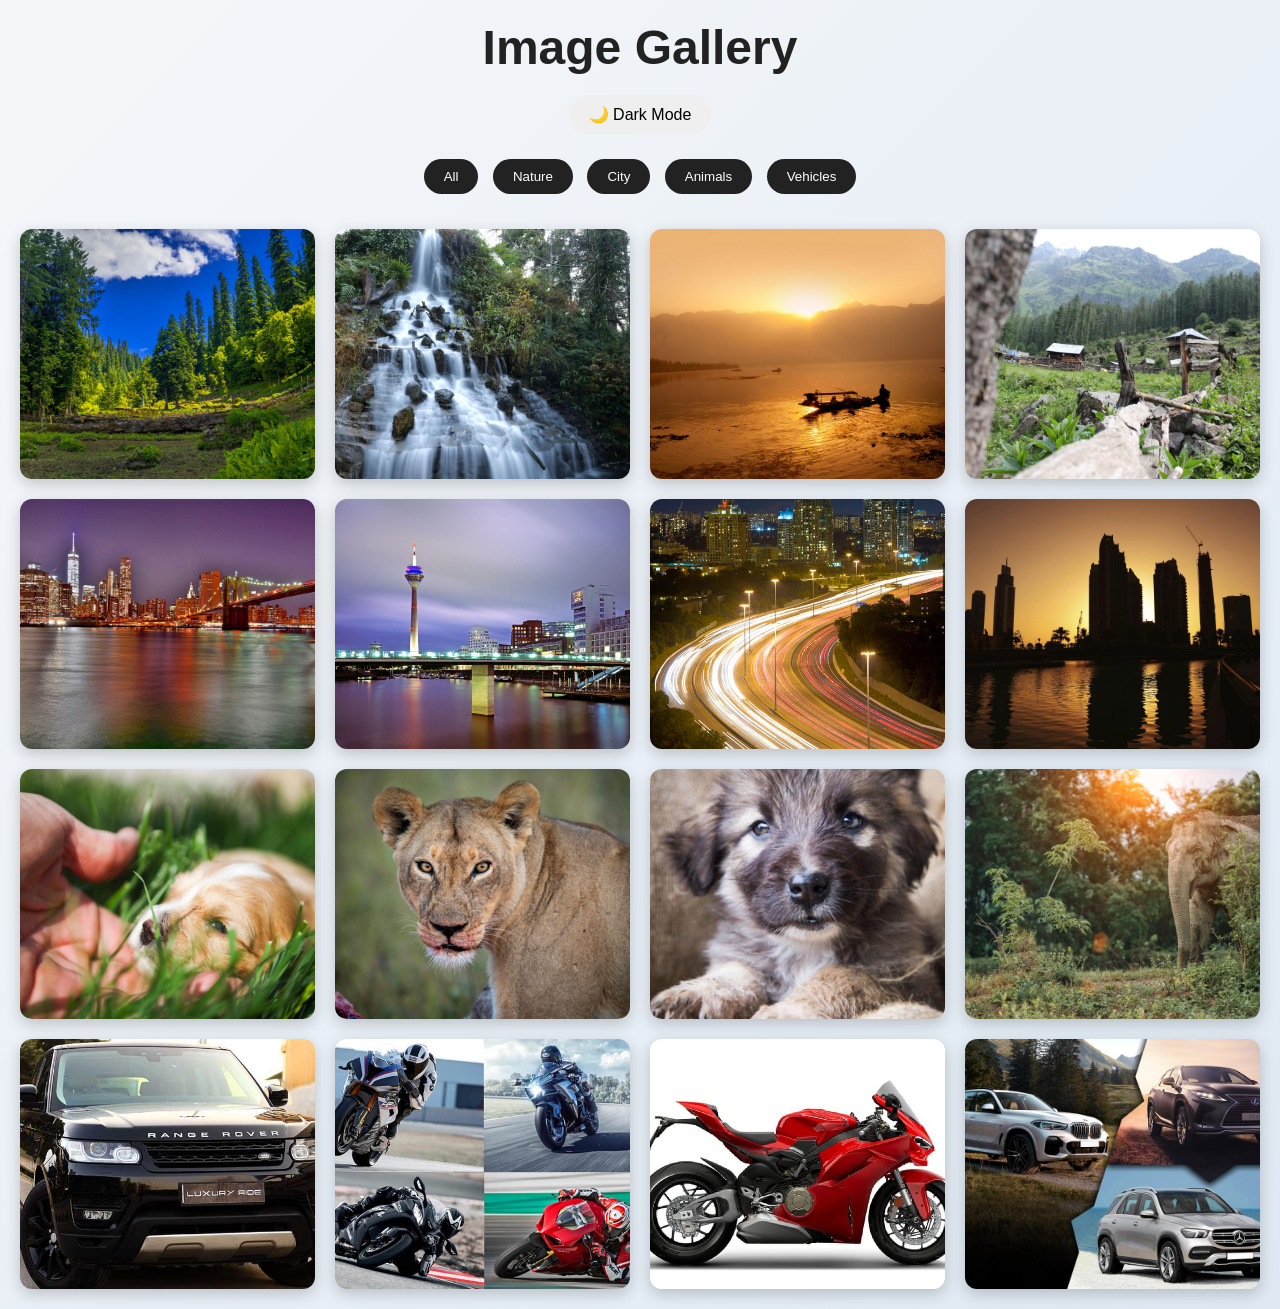
<file: task1/index.html>
<!DOCTYPE html>
<html lang="en">
<head>
    <meta charset="UTF-8">
    <meta name="viewport" content="width=device-width, initial-scale=1.0">
    <title>CodeAlpha Image Gallery</title>
    <link rel="stylesheet" href="style.css">
</head>
<body>

<header>
    <h1>Image Gallery</h1>

    <button id="themeBtn">🌙 Dark Mode</button>

    <div class="filters">
        <button onclick="filterGallery('all')">All</button>
        <button onclick="filterGallery('nature')">Nature</button>
        <button onclick="filterGallery('city')">City</button>
        <button onclick="filterGallery('animals')">Animals</button>
        <button onclick="filterGallery('vehicles')">Vehicles</button>
    </div>
</header>

<div class="gallery">

    <!-- Nature -->
    <div class="gallery-item nature"><img src="images/nature1.jpg" alt=""></div>
    <div class="gallery-item nature"><img src="images/nature2.jpg" alt=""></div>
    <div class="gallery-item nature"><img src="images/nature3.jpg" alt=""></div>
    <div class="gallery-item nature"><img src="images/nature4.jpg" alt=""></div>

    <!-- City -->
    <div class="gallery-item city"><img src="images/city1.jpg" alt=""></div>
    <div class="gallery-item city"><img src="images/city2.jpg" alt=""></div>
    <div class="gallery-item city"><img src="images/city3.jpg" alt=""></div>
    <div class="gallery-item city"><img src="images/city4.jpg" alt=""></div>

    <!-- Animals -->
    <div class="gallery-item animals"><img src="images/animal1.jpg" alt=""></div>
    <div class="gallery-item animals"><img src="images/animal2.jpg" alt=""></div>
    <div class="gallery-item animals"><img src="images/animal3.jpg" alt=""></div>
    <div class="gallery-item animals"><img src="images/animal4.jpg" alt=""></div>

    <!-- Vehicles -->
    <div class="gallery-item vehicles"><img src="images/vehicle1.jpg" alt=""></div>
    <div class="gallery-item vehicles"><img src="images/vehicle2.jpg" alt=""></div>
    <div class="gallery-item vehicles"><img src="images/vehicle3.jpg" alt=""></div>
    <div class="gallery-item vehicles"><img src="images/vehicle4.jpg" alt=""></div>

</div>

<div class="lightbox" id="lightbox">

    <span class="close">&times;</span>

    <span class="prev">&#10094;</span>

    <img id="lightbox-img">

    <span class="next">&#10095;</span>

    <div id="counter"></div>

</div>

<script src="script.js"></script>

</body>
</html>
</file>
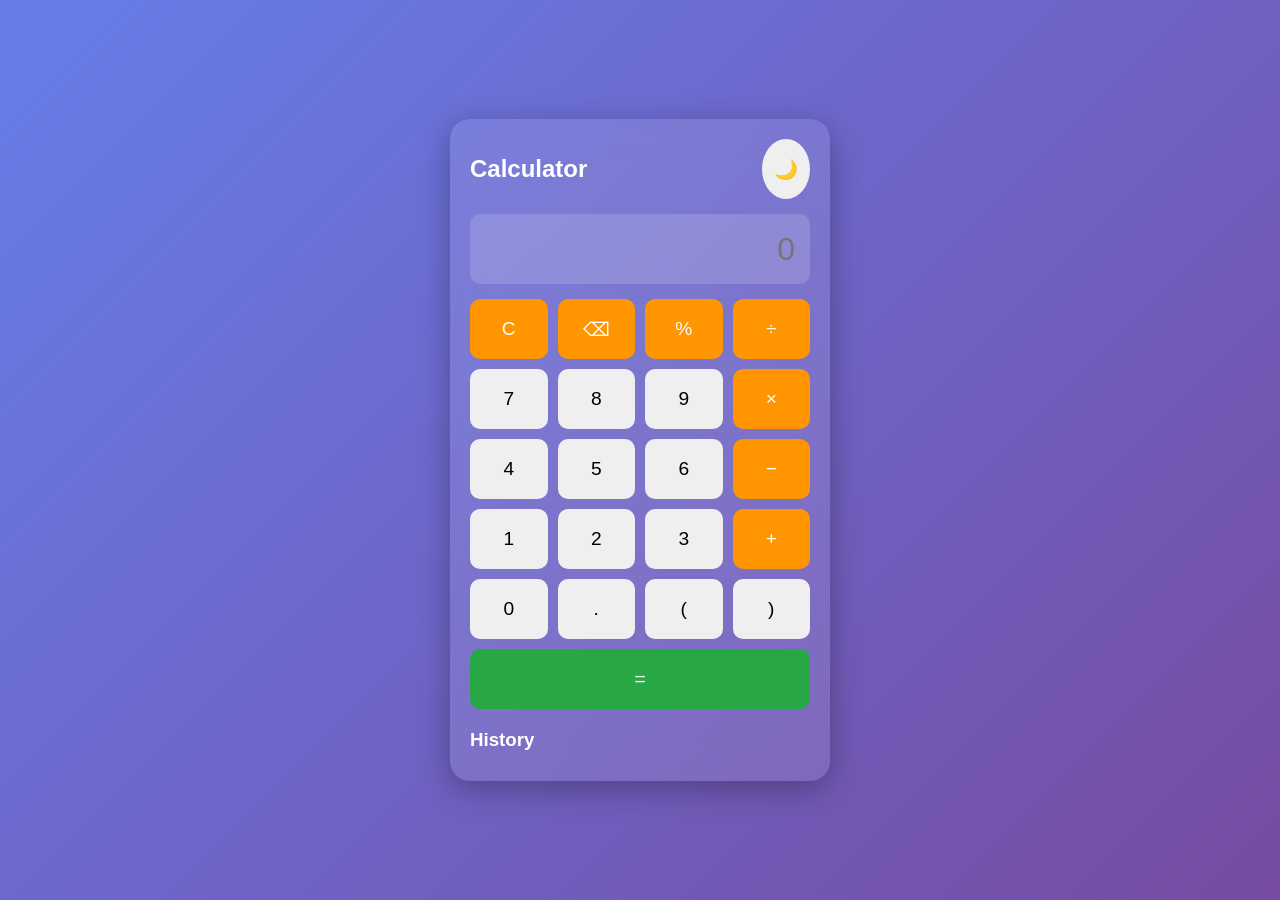
<file: task2/index.html>
<!DOCTYPE html>
<html lang="en">
<head>
<meta charset="UTF-8">
<meta name="viewport" content="width=device-width, initial-scale=1.0">
<title>Advanced Calculator</title>
<link rel="stylesheet" href="style.css">
</head>
<body>

<div class="calculator">

    <div class="top-bar">
        <h2>Calculator</h2>
        <button id="themeBtn">🌙</button>
    </div>

    <input type="text" id="display" readonly placeholder="0">

    <div class="buttons">

        <button class="operator" onclick="clearDisplay()">C</button>
        <button class="operator" onclick="deleteLast()">⌫</button>
        <button class="operator" onclick="appendValue('%')">%</button>
        <button class="operator" onclick="appendValue('/')">÷</button>

        <button onclick="appendValue('7')">7</button>
        <button onclick="appendValue('8')">8</button>
        <button onclick="appendValue('9')">9</button>
        <button class="operator" onclick="appendValue('*')">×</button>

        <button onclick="appendValue('4')">4</button>
        <button onclick="appendValue('5')">5</button>
        <button onclick="appendValue('6')">6</button>
        <button class="operator" onclick="appendValue('-')">−</button>

        <button onclick="appendValue('1')">1</button>
        <button onclick="appendValue('2')">2</button>
        <button onclick="appendValue('3')">3</button>
        <button class="operator" onclick="appendValue('+')">+</button>

        <button onclick="appendValue('0')">0</button>
        <button onclick="appendValue('.')">.</button>
        <button onclick="appendValue('(')">(</button>
        <button onclick="appendValue(')')">)</button>

        <button class="equal" onclick="calculate()">=</button>

    </div>

    <div class="history">
        <h3>History</h3>
        <ul id="history"></ul>
    </div>

</div>

<script src="script.js"></script>

</body>
</html>
</file>
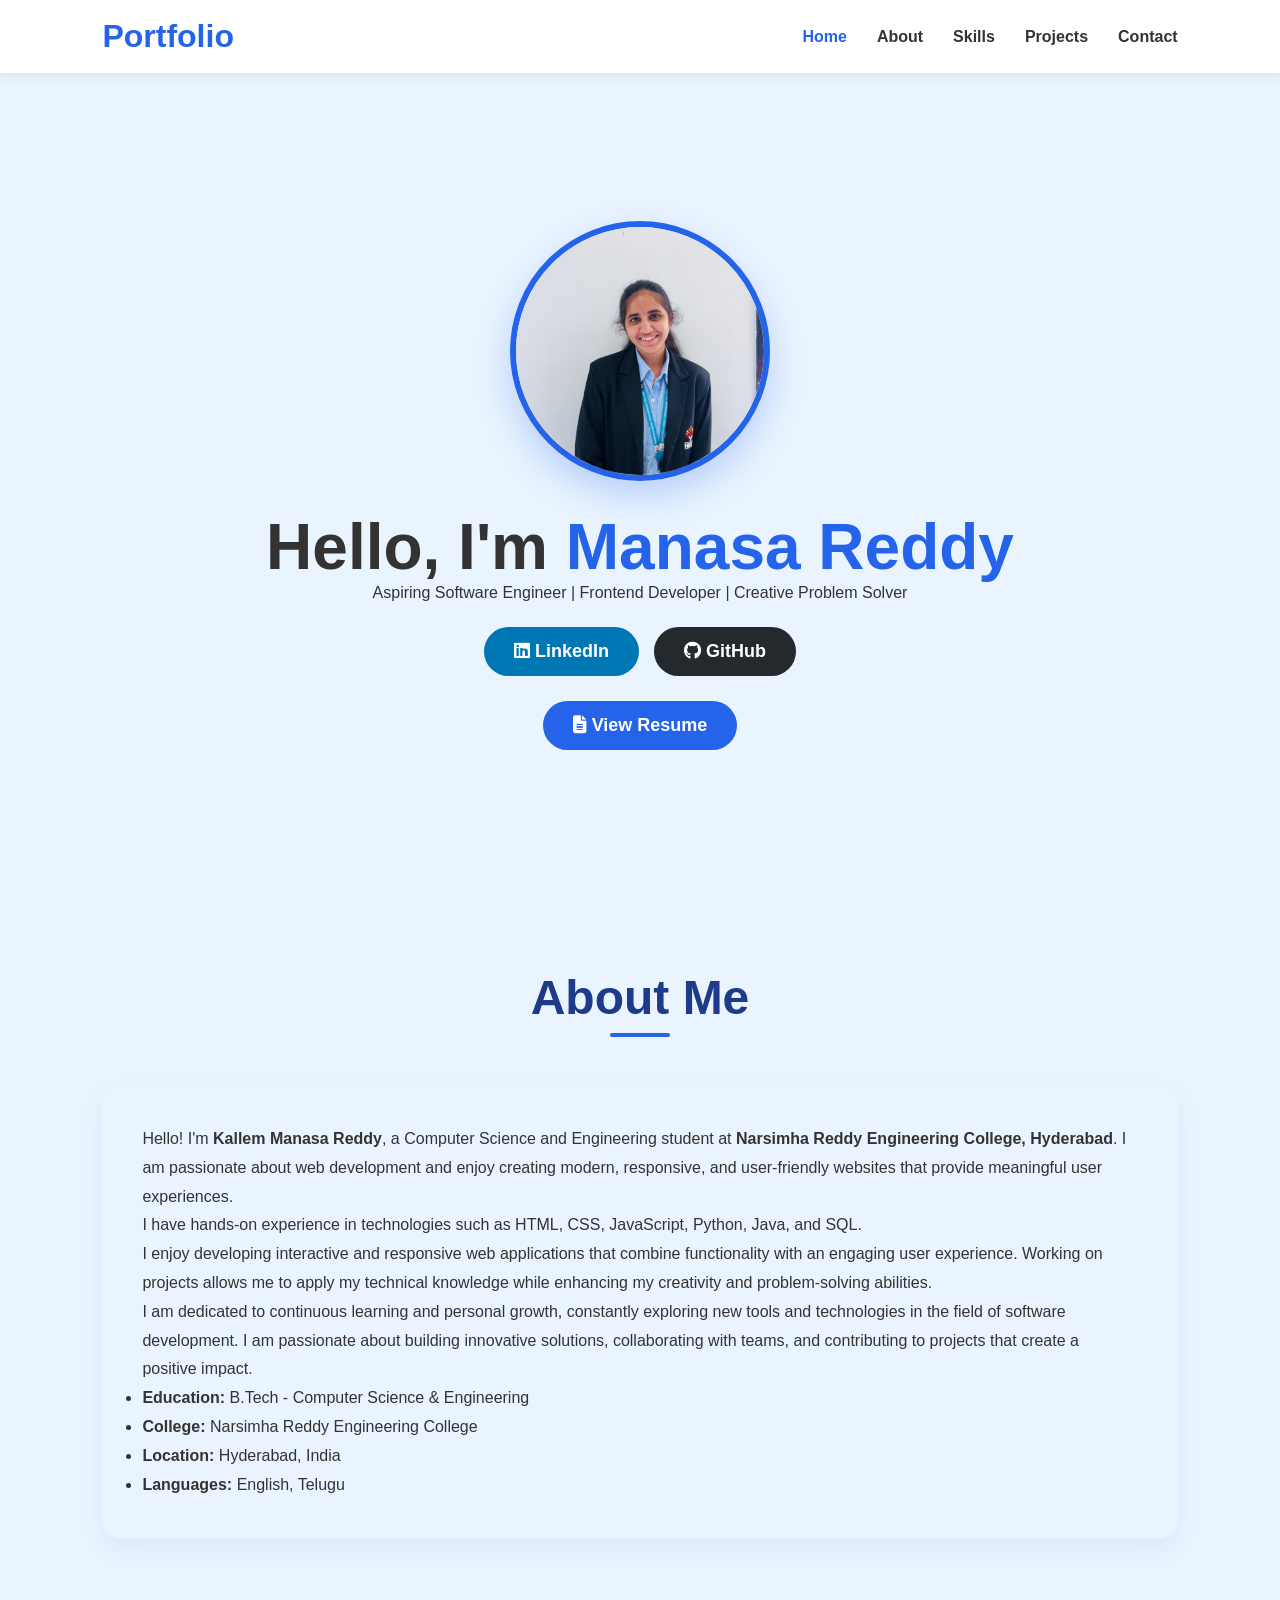
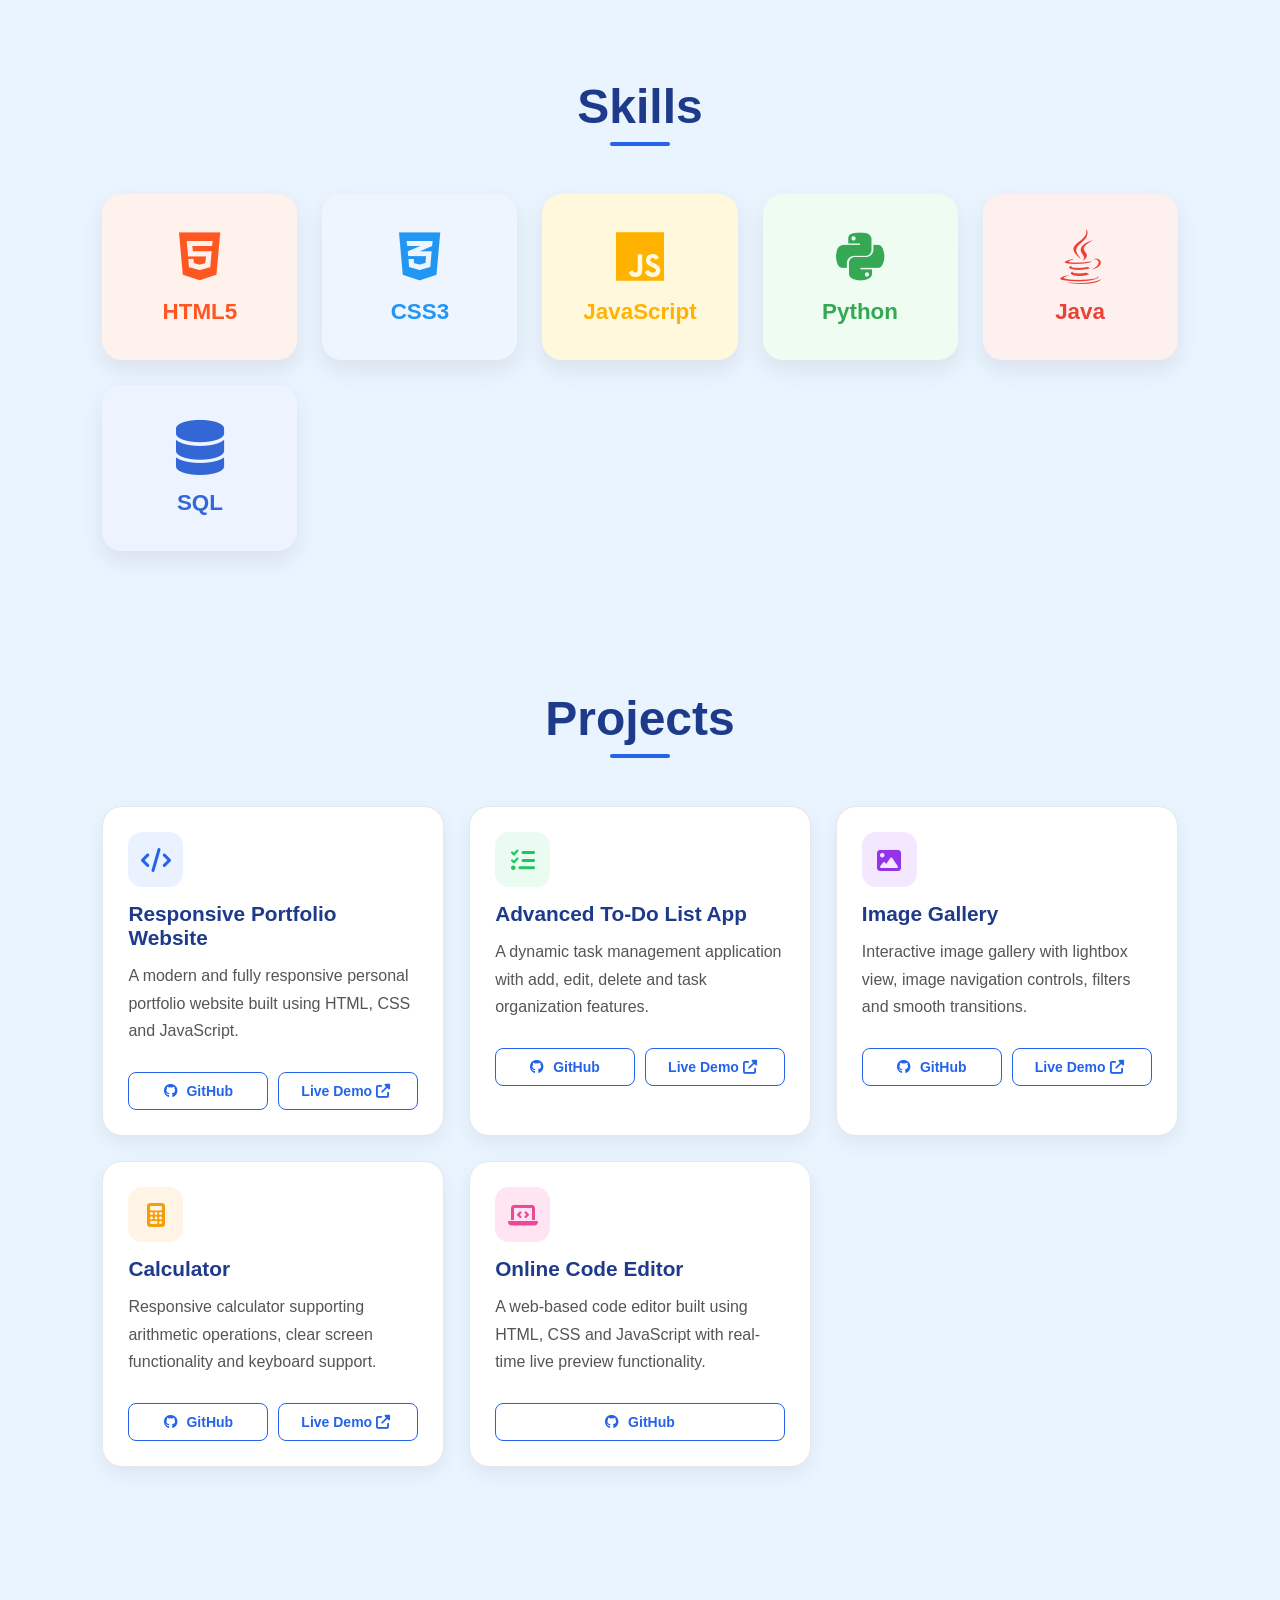
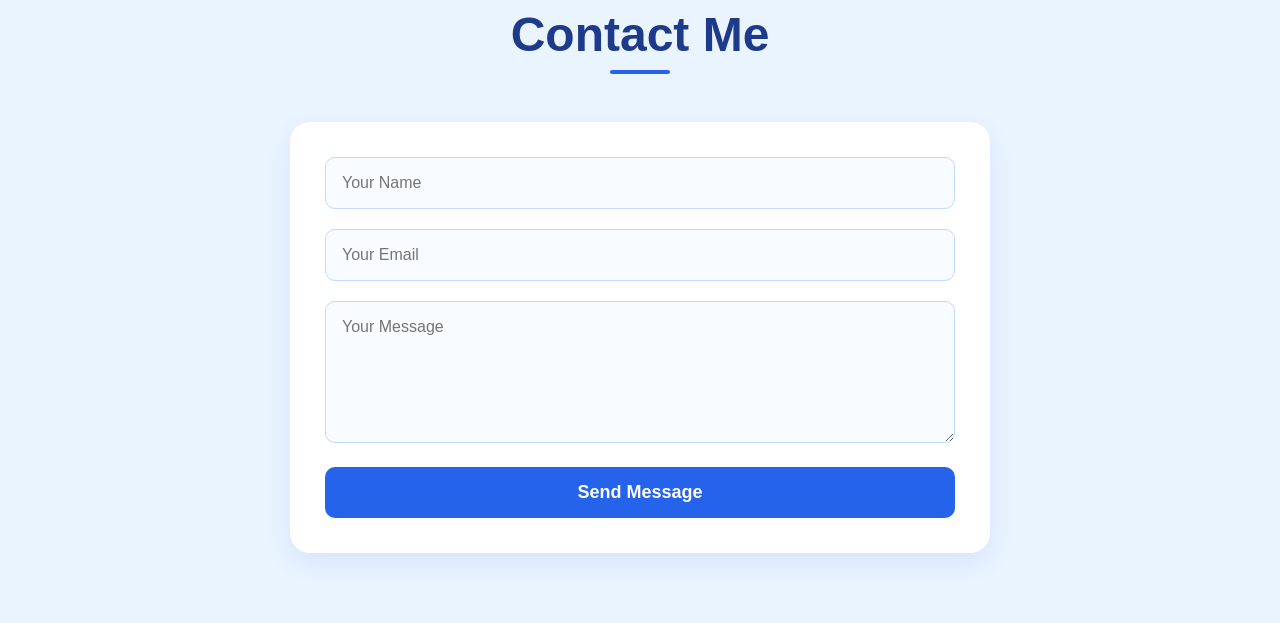
<file: task3/index.html>
<!DOCTYPE html>
<html lang="en">
<head>
<meta charset="UTF-8">
<meta name="viewport" content="width=device-width, initial-scale=1.0">
<title>Manasa Reddy Portfolio</title>

<link rel="stylesheet" href="style.css">

<link rel="stylesheet"
href="https://cdnjs.cloudflare.com/ajax/libs/font-awesome/6.5.1/css/all.min.css">
</head>

<body>

<header>
<nav>
<h1 class="logo">Portfolio</h1>

<ul>
<li><a href="#home">Home</a></li>
<li><a href="#about">About</a></li>
<li><a href="#skills">Skills</a></li>
<li><a href="#projects">Projects</a></li>
<li><a href="#contact">Contact</a></li>
</ul>
</nav>
</header>

<!-- HOME -->

<section id="home" class="hero">

<div class="hero-content">

<img src="profile.jpg" alt="Profile" class="profile-img">

<h1>Hello, I'm <span>Manasa Reddy</span></h1>

<p>
Aspiring Software Engineer | Frontend Developer | Creative Problem Solver
</p>

<div class="hero-buttons">

<div class="social-links">

    <a href="https://linkedin.com/in/kallemmanasa07"
       target="_blank"
       class="linkedin-btn">
        <i class="fab fa-linkedin"></i> LinkedIn
    </a>

    <a href="https://github.com/kallemmanasa07"
       target="_blank"
       class="github-btn">
        <i class="fab fa-github"></i> GitHub
    </a>

</div>

<a href="resume.pdf" target="_blank" class="resume-btn">
    <i class="fas fa-file-alt"></i> View Resume
</a>

</div>

</section>

<!-- ABOUT -->

<section id="about">

    <h2>About Me</h2>

    <div class="about-container">

        <p>
            Hello! I'm <strong>Kallem Manasa Reddy</strong>, a Computer Science and Engineering student at
            <strong>Narsimha Reddy Engineering College, Hyderabad</strong>. I am passionate about web development and enjoy creating modern, responsive, and user-friendly websites that provide meaningful user experiences.
        </p>

        <p>
            I have hands-on experience in technologies such as HTML, CSS, JavaScript, Python, Java, and SQL.
        </p>
        <p>
I enjoy developing interactive and responsive web applications that combine functionality with an engaging user experience. Working on projects allows me to apply my technical knowledge while enhancing my creativity and problem-solving abilities.
</p>

<p>
I am dedicated to continuous learning and personal growth, constantly exploring new tools and technologies in the field of software development. I am passionate about building innovative solutions, collaborating with teams, and contributing to projects that create a positive impact.
</p>

        <ul>
            <li><strong>Education:</strong> B.Tech - Computer Science & Engineering</li>
            <li><strong>College:</strong> Narsimha Reddy Engineering College</li>
            <li><strong>Location:</strong> Hyderabad, India</li>
            <li><strong>Languages:</strong> English, Telugu</li>
        </ul>

    </div>

</section>

<!-- SKILLS -->

<section id="skills">

<h2>Skills</h2>

<div class="skills-container">

<div class="skill-card html">
<i class="fab fa-html5"></i>
<h3>HTML5</h3>
</div>

<div class="skill-card css">
<i class="fab fa-css3-alt"></i>
<h3>CSS3</h3>
</div>

<div class="skill-card js">
<i class="fab fa-js"></i>
<h3>JavaScript</h3>
</div>



<div class="skill-card python">
<i class="fab fa-python"></i>
<h3>Python</h3>
</div>

<div class="skill-card java">
<i class="fab fa-java"></i>
<h3>Java</h3>
</div>

<div class="skill-card sql">
<i class="fas fa-database"></i>
<h3>SQL</h3>
</div>

</div>

</section>

<!-- PROJECTS -->

<section id="projects">

    <h2>Projects</h2>

    <div class="project-container">

        <!-- Project 1 -->
        <div class="project-card">
            <div class="project-icon blue">
                <i class="fas fa-code"></i>
            </div>

            <h3>Responsive Portfolio Website</h3>

            <p>
                A modern and fully responsive personal portfolio website built using HTML, CSS and JavaScript.
            </p>

            <div class="project-links">
                <a href="https://github.com/kallemmanasa07/responsive-portfolio-website" target="_blank">
                    <i class="fab fa-github"></i> GitHub
                </a>

                <a href="https://kallemmanasa07.github.io/responsive-portfolio-website/" target="_blank">
                    Live Demo <i class="fas fa-external-link-alt"></i>
                </a>
            </div>
        </div>

        <!-- Project 2 -->
        <div class="project-card">
            <div class="project-icon green">
                <i class="fas fa-list-check"></i>
            </div>

            <h3>Advanced To-Do List App</h3>

            <p>
                A dynamic task management application with add, edit, delete and task organization features.
            </p>

            <div class="project-links">
                <a href="https://github.com/kallemmanasa07/Advanced-To-Do-List-App-using-JavaScript-DOM-Manipulation" target="_blank">
                    <i class="fab fa-github"></i> GitHub
                </a>

                <a href="https://kallemmanasa07.github.io/Advanced-To-Do-List-App-using-JavaScript-DOM-Manipulation/" target="_blank">
                    Live Demo <i class="fas fa-external-link-alt"></i>
                </a>
            </div>
        </div>

        <!-- Project 3 -->
        <div class="project-card">
            <div class="project-icon purple">
                <i class="fas fa-image"></i>
            </div>

            <h3>Image Gallery</h3>

            <p>
                Interactive image gallery with lightbox view, image navigation controls, filters and smooth transitions.
            </p>

            <div class="project-links">
                <a href="https://github.com/kallemmanasa07/CodeAlpha_Frontend-Development/tree/main/task1" target="_blank">
                    <i class="fab fa-github"></i> GitHub
                </a>

                <a href="https://kallemmanasa07.github.io/CodeAlpha_Frontend-Development/task1/" target="_blank">
                    Live Demo <i class="fas fa-external-link-alt"></i>
                </a>
            </div>
        </div>

        <!-- Project 4 -->
        <div class="project-card">
            <div class="project-icon orange">
                <i class="fas fa-calculator"></i>
            </div>

            <h3>Calculator</h3>

            <p>
                Responsive calculator supporting arithmetic operations, clear screen functionality and keyboard support.
            </p>

            <div class="project-links">
                <a href="https://github.com/kallemmanasa07/CodeAlpha_Frontend-Development/tree/main/task2" target="_blank">
                    <i class="fab fa-github"></i> GitHub
                </a>

                <a href="https://kallemmanasa07.github.io/CodeAlpha_Frontend-Development/task2/" target="_blank">
                    Live Demo <i class="fas fa-external-link-alt"></i>
                </a>
            </div>
        </div>

        <!-- Project 5 -->
        <div class="project-card">
            <div class="project-icon pink">
                <i class="fas fa-laptop-code"></i>
            </div>

            <h3>Online Code Editor</h3>

            <p>
                A web-based code editor built using HTML, CSS and JavaScript with real-time live preview functionality.
            </p>

            <div class="project-links">
                <a href="https://github.com/kallemmanasa07/Online-Code-Editor-with-Live-Preview" target="_blank">
                    <i class="fab fa-github"></i> GitHub
                </a>
            </div>
        </div>

    </div>

</section>
<!-- CONTACT -->
<section id="contact" class="contact-section">

    <h2>Contact Me</h2>

    <form class="contact-form">

        <input type="text" placeholder="Your Name" required>

        <input type="email" placeholder="Your Email" required>

        <textarea placeholder="Your Message" rows="6" required></textarea>

        <button type="submit">Send Message</button>

    </form>

</section>
<script src="script.js"></script>

</body>
</html>
</file>
<file: task1/style.css>
*{
    margin:0;
    padding:0;
    box-sizing:border-box;
    font-family:Arial,sans-serif;
}

body{
    background:linear-gradient(135deg,#f5f7fa,#dfe9f3);
    min-height:100vh;
    padding:20px;
}

header{
    text-align:center;
}

h1{
    font-size:3rem;
    margin-bottom:20px;
    color:#222;
}

#themeBtn{
    padding:10px 20px;
    border:none;
    border-radius:25px;
    cursor:pointer;
    margin-bottom:20px;
    font-size:16px;
}

.filters{
    margin-bottom:30px;
}

.filters button{
    padding:10px 20px;
    margin:5px;
    border:none;
    border-radius:25px;
    background:#222;
    color:white;
    cursor:pointer;
    transition:0.3s;
}

.filters button:hover{
    background:#007bff;
    transform:translateY(-3px);
}

.gallery{
    max-width:1400px;
    margin:auto;

    display:grid;
    grid-template-columns:repeat(auto-fit,minmax(280px,1fr));
    gap:20px;
}

.gallery-item{
    height:250px;
    overflow:hidden;
    border-radius:12px;
    cursor:pointer;
    box-shadow:0 5px 15px rgba(0,0,0,0.2);
}

.gallery-item img{
    width:100%;
    height:100%;
    object-fit:cover;
    transition:0.5s ease;
}

.gallery-item:hover img{
    transform:scale(1.1);
}

.lightbox{
    display:none;
    position:fixed;
    inset:0;
    background:rgba(0,0,0,0.95);
    justify-content:center;
    align-items:center;
    z-index:1000;
}

.lightbox img{
    max-width:80%;
    max-height:80%;
    border-radius:10px;
}

.close{
    position:absolute;
    top:20px;
    right:30px;
    color:white;
    font-size:40px;
    cursor:pointer;
}

.prev,
.next{
    position:absolute;
    top:50%;
    transform:translateY(-50%);
    font-size:50px;
    color:white;
    cursor:pointer;
    padding:10px;
}

.prev{
    left:20px;
}

.next{
    right:20px;
}

#counter{
    position:absolute;
    bottom:30px;
    color:white;
    font-size:20px;
}

.dark{
    background:#111;
    color:white;
}

.dark h1{
    color:white;
}

.dark .filters button{
    background:#444;
}

@media(max-width:768px){

    h1{
        font-size:2rem;
    }

    .gallery{
        grid-template-columns:1fr;
    }

    .lightbox img{
        max-width:95%;
    }

    .prev,
    .next{
        font-size:35px;
    }
}
</file>
<file: task2/style.css>
*{
    margin:0;
    padding:0;
    box-sizing:border-box;
    font-family:Arial,sans-serif;
}

body{
    display:flex;
    justify-content:center;
    align-items:center;
    min-height:100vh;
    background:linear-gradient(135deg,#667eea,#764ba2);
    transition:0.3s;
}

.calculator{
    width:380px;
    padding:20px;
    border-radius:20px;
    background:rgba(255,255,255,0.1);
    backdrop-filter:blur(15px);
    box-shadow:0 8px 32px rgba(0,0,0,0.3);
}

.top-bar{
    display:flex;
    justify-content:space-between;
    align-items:center;
    margin-bottom:15px;
    color:white;
}

#themeBtn{
    border:none;
    padding:8px 12px;
    border-radius:50%;
    cursor:pointer;
}

#display{
    width:100%;
    height:70px;
    border:none;
    outline:none;
    font-size:2rem;
    text-align:right;
    padding:15px;
    border-radius:10px;
    margin-bottom:15px;
    background:rgba(255,255,255,.15);
    color:white;
}

.buttons{
    display:grid;
    grid-template-columns:repeat(4,1fr);
    gap:10px;
}

button{
    height:60px;
    border:none;
    border-radius:10px;
    font-size:1.2rem;
    cursor:pointer;
    transition:0.2s;
}

button:hover{
    transform:scale(1.05);
}

.operator{
    background:#ff9500;
    color:white;
}

.equal{
    background:#28a745;
    color:white;
    grid-column:span 4;
}

.history{
    margin-top:20px;
    color:white;
}

.history h3{
    margin-bottom:10px;
}

.history ul{
    list-style:none;
    max-height:150px;
    overflow-y:auto;
}

.history li{
    padding:5px 0;
    border-bottom:1px solid rgba(255,255,255,.2);
}

.dark{
    background:linear-gradient(135deg,#0f172a,#1e293b);
}

@media(max-width:450px){

    .calculator{
        width:95%;
    }

    button{
        height:55px;
    }
}
</file>
<file: task3/style.css>
*{
margin:0;
padding:0;
box-sizing:border-box;
font-family:'Segoe UI',sans-serif;
scroll-behavior:smooth;
}

body{
background:#ef8fafc;
color:#333;
overflow-x:hidden;
}

/* Header */

header{
position:fixed;
top:0;
width:100%;
background:#ffffff;
box-shadow:0 2px 15px rgba(0,0,0,0.08);
z-index:1000;
}

nav{
display:flex;
justify-content:space-between;
align-items:center;
padding:18px 8%;
}

.logo{
color:#2563eb;
font-size:32px;
font-weight:700;
}

nav ul{
display:flex;
list-style:none;
}

nav ul li{
margin-left:30px;
}

nav ul li a{
text-decoration:none;
color:#333;
font-weight:600;
transition:.3s;
}

nav ul li a:hover,
nav ul li a.active{
color:#2563eb;
}

/* Hero Section */

.hero{
    min-height:100vh;
    display:flex;
    justify-content:center;
    align-items:center;
    text-align:center;
    padding:120px 20px 50px;
    background:#eaf4ff;
}

.profile-img{
width:260px;
height:260px;
border-radius:50%;
object-fit:cover;
border:6px solid #2563eb;
box-shadow:0 15px 35px rgba(37,99,235,.25);
}

.hero h1{
margin-top:25px;
font-size:4rem;
font-weight:700;
}

.hero span{
color:#2563eb;
}

.subtitle{
margin-top:15px;
font-size:1.3rem;
color:#555;
}

.social-links{
margin-top:30px;
display:flex;
justify-content:center;
gap:15px;
flex-wrap:wrap;
}

.social-links{
    display:flex;
    justify-content:center;
    gap:15px;
    margin:25px 0;
    flex-wrap:wrap;
}

.linkedin-btn,
.github-btn,
.resume-btn{
    display:inline-block;
    padding:14px 30px;
    border-radius:50px;
    text-decoration:none;
    color:white;
    font-size:18px;
    font-weight:600;
    transition:0.3s;
}

.linkedin-btn{
    background:#0077b5;
}

.github-btn{
    background:#24292e;
}

.resume-btn{
    background:#2563eb;
}

.linkedin-btn:hover,
.github-btn:hover,
.resume-btn:hover{
    transform:translateY(-5px);
    box-shadow:0 10px 20px rgba(0,0,0,0.15);
}

/* Sections */

section{
padding:70px 8%;
}

h2{
text-align:center;
font-size:3rem;
margin-bottom:60px;
color:#1e3a8a;
position:relative;
}

h2::after{
content:'';
width:60px;
height:4px;
background:#2563eb;
position:absolute;
bottom:-12px;
left:50%;
transform:translateX(-50%);
border-radius:10px;
}

/* About */


/* ================= ABOUT ================= */

#about{
    background:#eaf4ff;
}

.about-container{
    background:#eaf4ff;
    padding:40px;
    border-radius:20px;
    box-shadow:0 10px 25px rgba(37,99,235,0.08);
    line-height:1.8;
}
/* Skills */

#skills{
    background:#eaf4ff;
}

.skills-container{
display:grid;
grid-template-columns:repeat(auto-fit,minmax(180px,1fr));
gap:25px;
}

.skill-card{
padding:35px 20px;
text-align:center;
border-radius:20px;
transition:.4s;
box-shadow:0 10px 25px rgba(0,0,0,.08);
}

.skill-card:hover{
transform:translateY(-10px);
}

.skill-card i{
font-size:55px;
margin-bottom:15px;
}

.skill-card h3{
font-size:1.4rem;
}

/* Skill Colors */

.html{
background:#fff1ec;
color:#ff5722;
}

.css{
background:#eef5ff;
color:#2196f3;
}

.js{
background:#fff8dc;
color:#ffb300;
}

.python{
background:#eefcf1;
color:#34a853;
}

.java{
background:#fff0f0;
color:#ea4335;
}

.sql{
background:#eef4ff;
color:#3367d6;
}

/* Projects */

/* Projects Section */
/* ================= PROJECTS ================= */

#projects{
    background:#eaf4ff;
}

.project-container{
    display:grid;
    grid-template-columns:repeat(auto-fit,minmax(280px,1fr));
    gap:25px;
}

.project-card{
    background:#fff;
    border-radius:20px;
    padding:25px;
    border:1px solid #e5e7eb;
    box-shadow:0 8px 20px rgba(0,0,0,0.06);
    transition:all 0.3s ease;
}

.project-card:hover{
    transform:translateY(-10px);
    box-shadow:0 15px 30px rgba(0,0,0,0.12);
}

.project-icon{
    width:55px;
    height:55px;
    display:flex;
    align-items:center;
    justify-content:center;
    border-radius:14px;
    font-size:24px;
    margin-bottom:15px;
}

/* Icon Colors */

.blue{
    background:#eaf2ff;
    color:#2563eb;
}

.green{
    background:#eafbf1;
    color:#22c55e;
}

.purple{
    background:#f3e8ff;
    color:#9333ea;
}

.orange{
    background:#fff4e5;
    color:#f59e0b;
}

.pink{
    background:#ffe4f1;
    color:#ec4899;
}

.project-card h3{
    font-size:1.3rem;
    color:#1e3a8a;
    margin-bottom:12px;
}

.project-card p{
    color:#555;
    line-height:1.7;
    margin-bottom:20px;
    min-height:90px;
}

.project-links{
    display:flex;
    gap:10px;
    flex-wrap:wrap;
}

.project-links a{
    flex:1;
    text-align:center;
    text-decoration:none;
    padding:10px 15px;
    border-radius:8px;
    font-size:14px;
    font-weight:600;
    transition:0.3s;
    border:1px solid #2563eb;
    color:#2563eb;
}

.project-links a:hover{
    background:#2563eb;
    color:#fff;
}

.project-links a i{
    margin-right:5px;
}

.disabled-demo{
    pointer-events:none;
    opacity:0.6;
    cursor:not-allowed;
}

/* Responsive */

@media(max-width:768px){

    .project-container{
        grid-template-columns:1fr;
    }

    .project-links{
        flex-direction:column;
    }

    .project-links a{
        width:100%;
    }

}
/* Contact */
/* ================= CONTACT ================= */
/* ================= CONTACT ================= */

/* ================= CONTACT ================= */

.contact-section{
    background:#eaf4ff;
    color:#1e293b;
}

.contact-form{
    max-width:700px;
    margin:auto;
    background:#ffffff;
    padding:35px;
    border-radius:20px;
    box-shadow:0 10px 25px rgba(37,99,235,0.1);
}

.contact-form input,
.contact-form textarea{
    width:100%;
    padding:16px;
    margin-bottom:20px;
    border:1px solid #bfdbfe;
    border-radius:10px;
    font-size:16px;
    outline:none;
    background:#f8fbff;
}

.contact-form input:focus,
.contact-form textarea:focus{
    border-color:#2563eb;
    box-shadow:0 0 10px rgba(37,99,235,0.2);
}

.contact-form button{
    width:100%;
    padding:15px;
    background:#2563eb;
    color:white;
    border:none;
    border-radius:10px;
    font-size:18px;
    font-weight:600;
    cursor:pointer;
    transition:0.3s;
}

.contact-form button:hover{
    background:#1d4ed8;
    transform:translateY(-3px);
    box-shadow:0 8px 20px rgba(37,99,235,0.25);
}
/* ================= FOOTER ================= */

footer{
    background:#ffffff;
    color:#64748b;
    text-align:center;
    padding:20px;
    border-top:1px solid #e5e7eb;
}
/* Responsive */

@media(max-width:768px){

```
nav{
    flex-direction:column;
}

nav ul{
    margin-top:15px;
    flex-wrap:wrap;
    justify-content:center;
}

.hero h1{
    font-size:2.5rem;
}

.profile-img{
    width:170px;
    height:170px;
}

.social-links{
    flex-direction:column;
}

h2{
    font-size:2.2rem;
}
```

}
</file>
